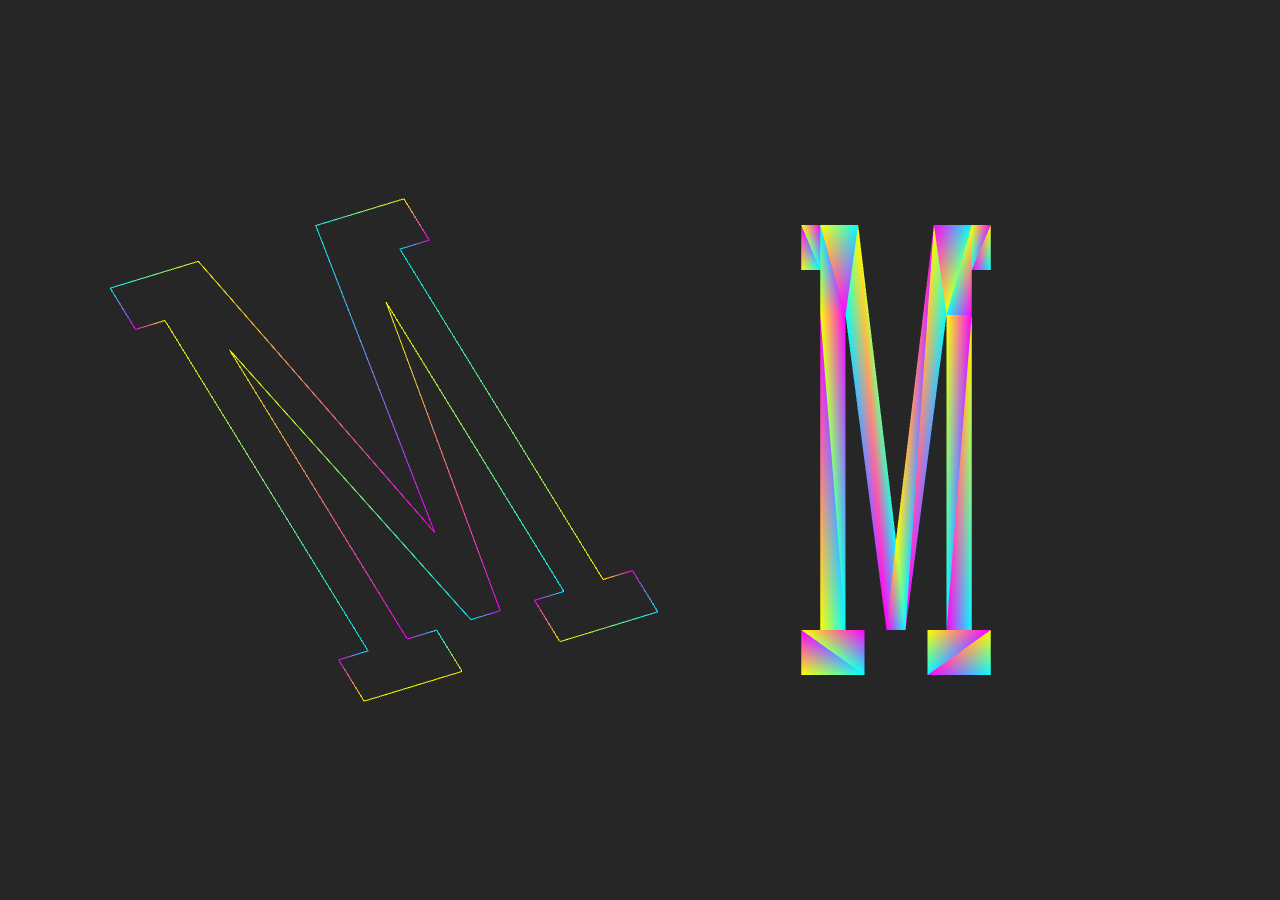
<file: Tugas 2/index.html>
<!DOCTYPE html>
<html lang="en">
    <head>
        <title>Muhammad Harits Fadlilah</title>
        <meta name="author" content="David W Parker">
        <meta name="viewport" content="width=device-width, user-scalable=no, minimum-scale=1.0, maximum-scale=1.0">
        <meta http-equiv="Content-Type" content="text/html; charset=utf-8">
        <link href="styles.css" rel="stylesheet" type="text/css">
    </head>
    
    <body>
        <canvas id="glcanvas" width="600" height="600">
            Your browser doesn't appear to support the HTML5 <code>&lt;canvas&gt;</code> element.
        </canvas>

        <!-- Shaders -->
        <script name="shader" data-src="vertex.glsl" data-type="vertex" data-version="v1"></script>
        <script name="shader" data-src="fragment.glsl" data-type="fragment" data-version="v1"></script>

        <!-- Library: Signals processing used for dispatching methods -->
        <script type="text/javascript" src="libs/signals.js"></script>

        <!-- Library: our common library -->
        <script type="text/javascript" src="libs/glUtils.js"></script>

        <!-- This is the bulk of the actual WebGL stuff -->
        <script type="text/javascript" src="index.js"></script>
    </body>
</html>
</file>
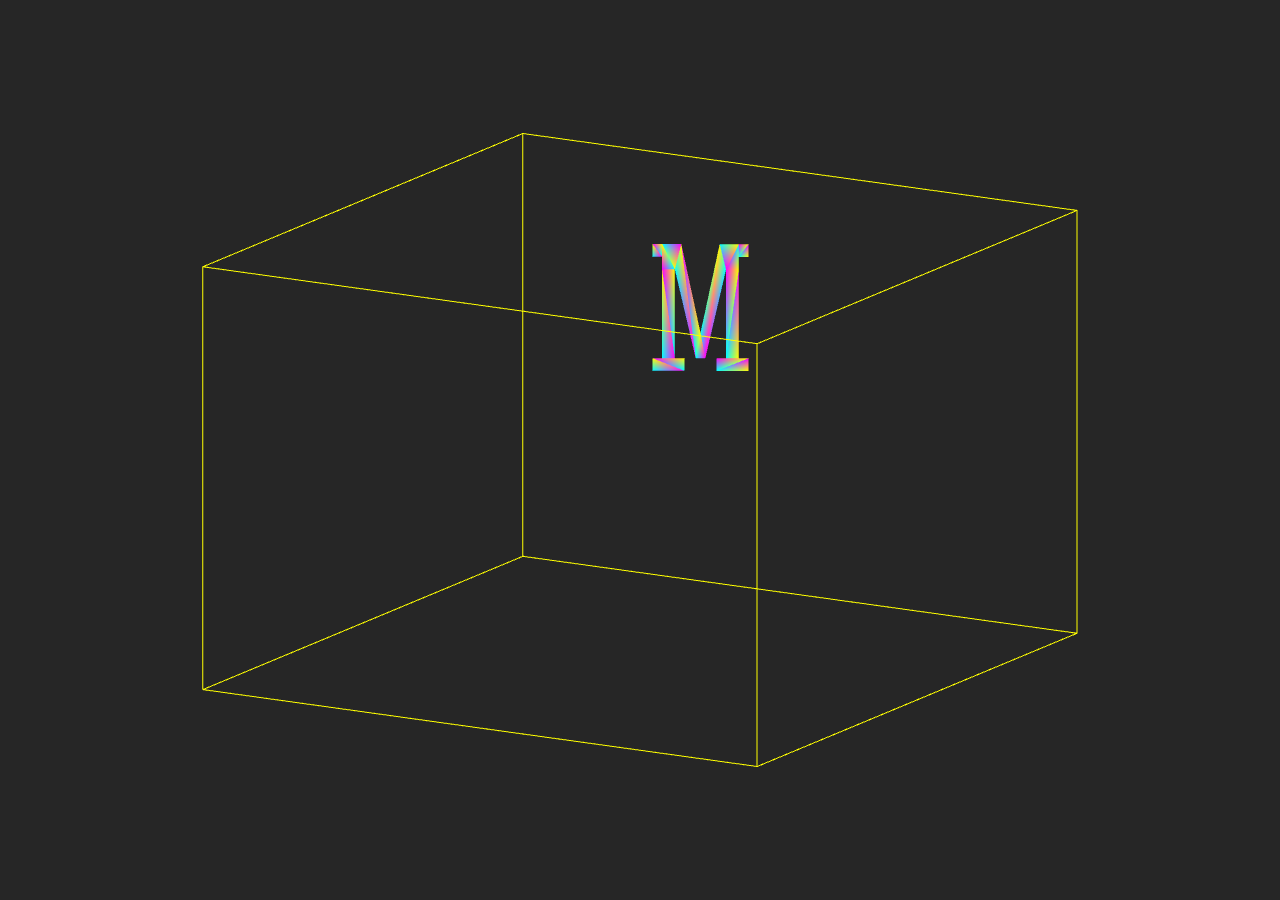
<file: Tugas 3/index.html>
<!DOCTYPE html>
<html lang="en">
    <head>
        <title>Muhammad Harits Fadlilah</title>
        <meta name="author" content="David W Parker">
        <meta name="viewport" content="width=device-width, user-scalable=no, minimum-scale=1.0, maximum-scale=1.0">
        <meta http-equiv="Content-Type" content="text/html; charset=utf-8">
        <link href="styles.css" rel="stylesheet" type="text/css">
    </head>
    
    <body>
        <canvas id="glcanvas" width="600" height="600">
            Your browser doesn't appear to support the HTML5 <code>&lt;canvas&gt;</code> element.
        </canvas>

        <!-- Shaders -->
        <script name="shader" data-src="vertex.glsl" data-type="vertex" data-version="v1"></script>
        <script name="shader" data-src="fragment.glsl" data-type="fragment" data-version="v1"></script>
        <script name="shader" data-src="vertexCube.glsl" data-type="vertex" data-version="v2"></script>
	    <script name="shader" data-src="fragmentCube.glsl" data-type="fragment" data-version="v2"></script>

        <!-- Library: Signals processing used for dispatching methods -->
        <script type="text/javascript" src="libs/signals.js"></script>

        <!-- Library: our common library -->
        <script type="text/javascript" src="libs/glUtils.js"></script>

        <!-- This is the bulk of the actual WebGL stuff -->
        <script type="text/javascript" src="index.js"></script>

        <script type="text/javascript" src="libs/gl-matrix-min.js"></script>
    </body>
</html>
</file>
<file: Tugas 2/styles.css>
* {
    margin: 0;
    padding: 0;
}
html, body {
    width:100%;
    height:100%;
}
canvas {
    display: block;
}
</file>
<file: Tugas 3/styles.css>
* {
    margin: 0;
    padding: 0;
}
html, body {
    width:100%;
    height:100%;
}
canvas {
    display: block;
}
</file>
